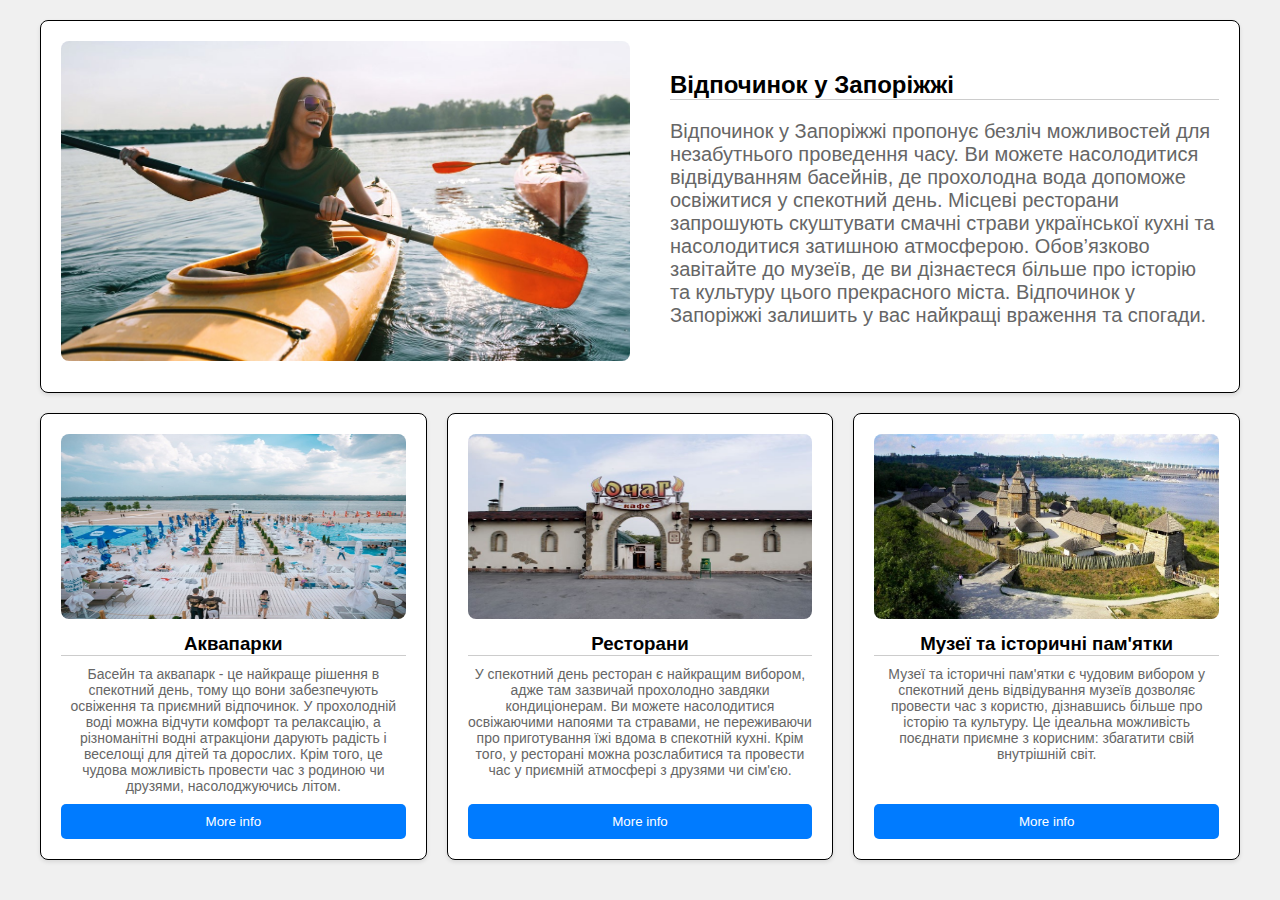
<file: index.html>
<!DOCTYPE html>
<html lang="en">
<head>
    <meta charset="UTF-8">
    <meta name="viewport" content="width=device-width, initial-scale=1.0">
    <title>Document</title>
    <link rel="stylesheet" href="css/style.css">
</head>
<body>
    <div class="container">
        <div class="qweaasd">
            <img class="Ssaav" src="img/or.jpg" alt="">
            <div class="aq1">
                <h2>Відпочинок у Запоріжжі</h2>
                <p class="bip">Відпочинок у Запоріжжі пропонує безліч можливостей для незабутнього проведення часу. Ви можете насолодитися відвідуванням басейнів, де прохолодна вода допоможе освіжитися у спекотний день. Місцеві ресторани запрошують скуштувати смачні страви української кухні та насолодитися затишною атмосферою. Обов’язково завітайте до музеїв, де ви дізнаєтеся більше про історію та культуру цього прекрасного міста. Відпочинок у Запоріжжі залишить у вас найкращі враження та спогади.</p>
                <button class="b"><a class href="sva.html">aaaaaaaaaaaaa</a></button>
            </div>
        </div>
        <div class="assas">
            <img class="kartinki" src="img/ro.jpg" alt="">
            <h3>Аквапарки</h3>
            <p class="bibip">Басейн та аквапарк - це найкраще рішення в спекотний день, тому що вони забезпечують освіження та приємний відпочинок. У прохолодній воді можна відчути комфорт та релаксацію, а різноманітні водні атракціони дарують радість і веселощі для дітей та дорослих. Крім того, це чудова можливість провести час з родиною чи друзями, насолоджуючись літом.</p>
            <button class="bu"> <a class="asdfg" href="1.html">More info</a></button>
        </div>
        <div class="assas">
            <img class="kartinki" src="img/ochag.jpg" alt="">
            <h3>Ресторани</h3>
            <p class="bibip">У спекотний день ресторан є найкращим вибором, адже там зазвичай прохолодно завдяки кондиціонерам. Ви можете насолодитися освіжаючими напоями та стравами, не переживаючи про приготування їжі вдома в спекотній кухні. Крім того, у ресторані можна розслабитися та провести час у приємній атмосфері з друзями чи сім'єю.<br><br></p>
            <button class="bu"><a class="asdfg" href="2.html">More info</a></button>
        </div>
        <div class="assas">
            <img class="kartinki" src="img/hortitsa.jpg" alt="">
            <h3>Музеї та історичні пам'ятки</h3>
            <p class="bibip">Музеї та історичні пам'ятки є чудовим вибором у спекотний день відвідування музеїв дозволяє провести час з користю, дізнавшись більше про історію та культуру. Це ідеальна можливість поєднати приємне з корисним: збагатити свій внутрішній світ.<br><br><br></p>
            <button class="bu"><a class="asdfg" href="3.html">More info</a></button>
        </div>
        <footer><a href=""></a></footer>
    </div>
</body>
</html>
</file>
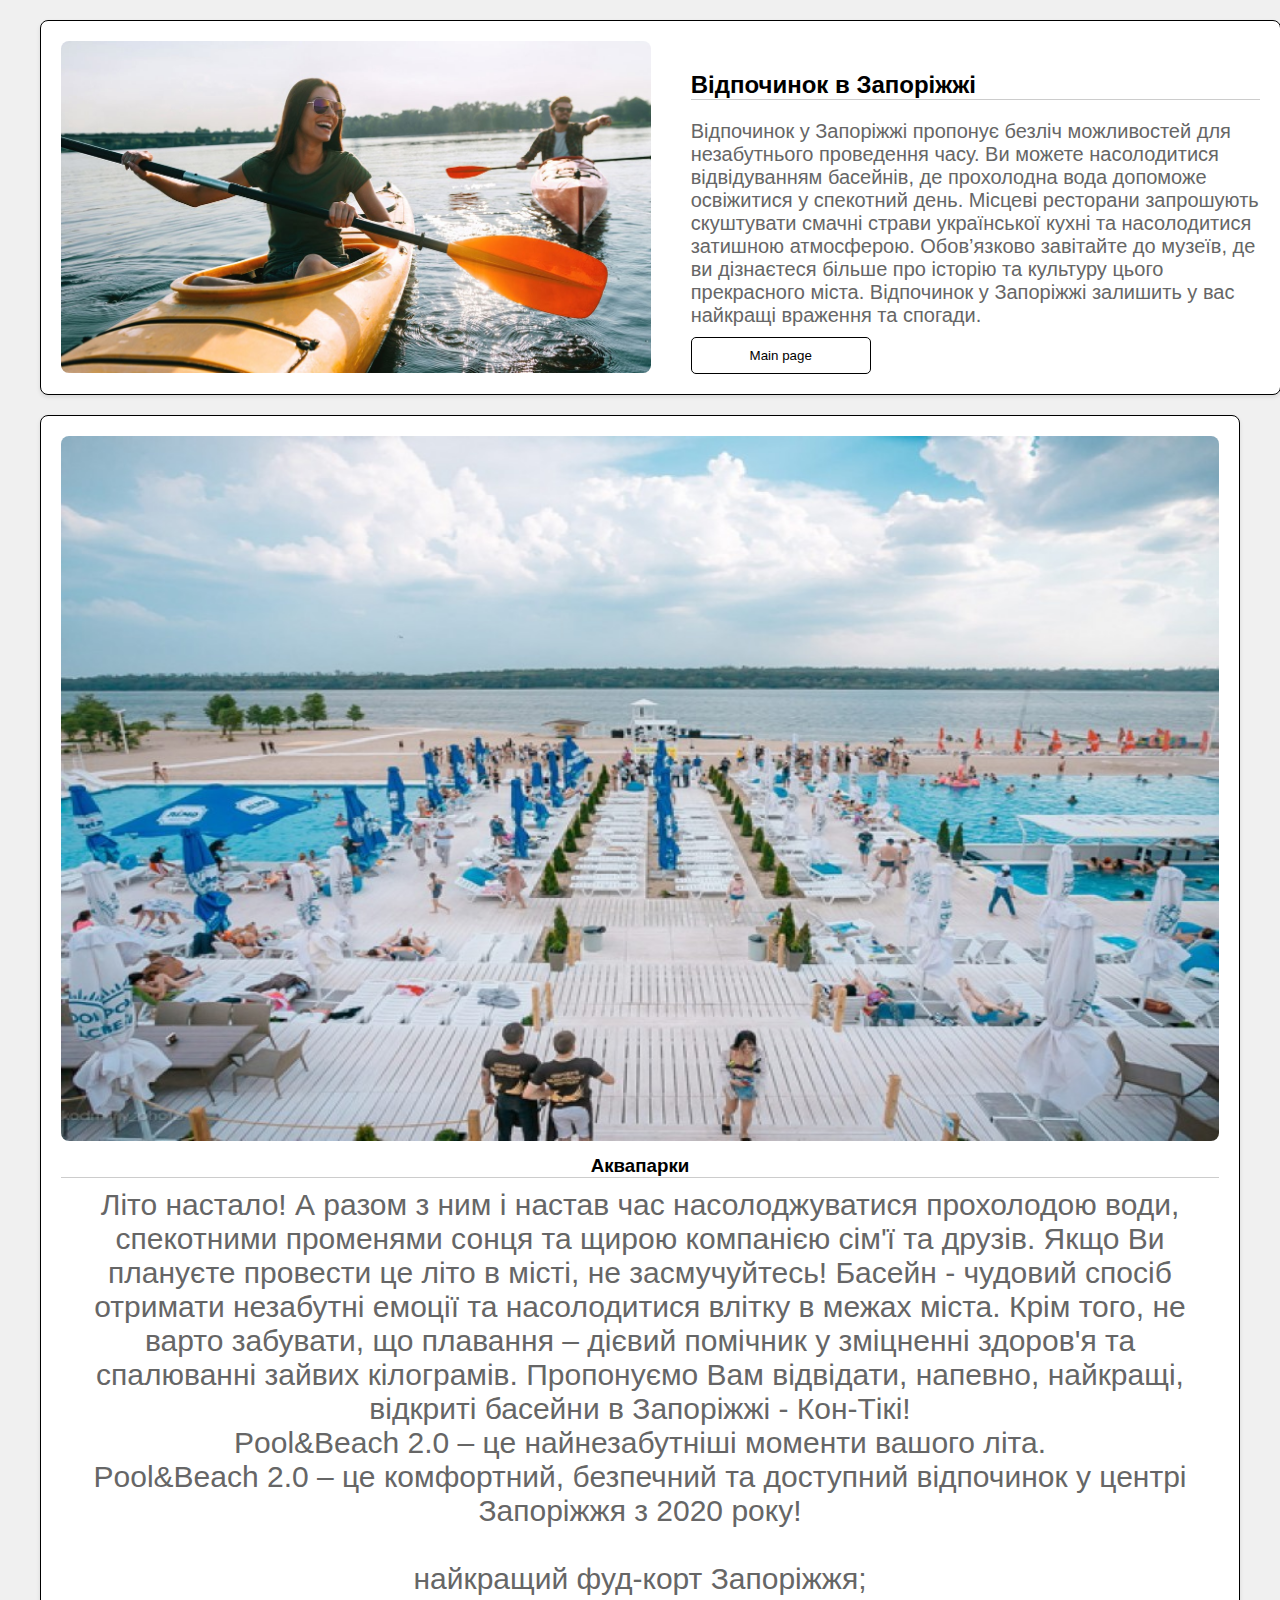
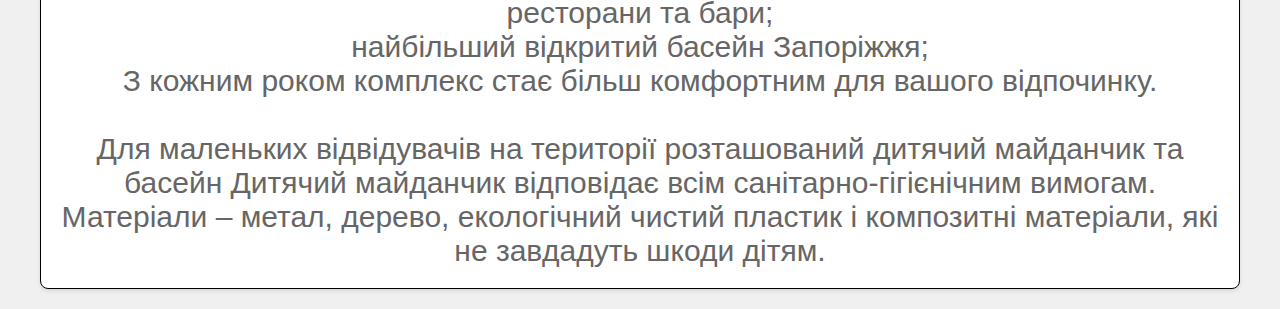
<file: 1.html>
<!DOCTYPE html>
<html lang="en">
<head>
    <meta charset="UTF-8">
    <meta name="viewport" content="width=device-width, initial-scale=1.0">
    <title>Document</title>
    <link rel="stylesheet" href="css/sty.css">
</head>
<body>
    <div class="container">
        <div class="qweaasd">
            <img class="Ssaav" src="img/or.jpg" alt="">
            <div class="aq1">
                <h2>Відпочинок в Запоріжжі</h2>
                <p class="bip">Відпочинок у Запоріжжі пропонує безліч можливостей для незабутнього проведення часу. Ви можете насолодитися відвідуванням басейнів, де прохолодна вода допоможе освіжитися у спекотний день. Місцеві ресторани запрошують скуштувати смачні страви української кухні та насолодитися затишною атмосферою. Обов’язково завітайте до музеїв, де ви дізнаєтеся більше про історію та культуру цього прекрасного міста. Відпочинок у Запоріжжі залишить у вас найкращі враження та спогади.</p>
                <button class="b"><a class="ba" href="index.html">Main page</a></button>
            </div>
        </div>
        <div class="assas">
            <img class="kartinki" src="img/ro.jpg" alt="">
            <h3>Аквапарки</h3>
            <p class="bibip">Літо настало! А разом з ним і настав час насолоджуватися прохолодою води, спекотними променями сонця та щирою компанією сім'ї та друзів. Якщо Ви плануєте провести це літо в місті, не засмучуйтесь! Басейн - чудовий спосіб отримати незабутні емоції та насолодитися влітку в межах міста. Крім того, не варто забувати, що плавання – дієвий помічник у зміцненні здоров'я та спалюванні зайвих кілограмів. Пропонуємо Вам відвідати, напевно, найкращі, відкриті басейни в Запоріжжі - Кон-Тікі! <br> Pool&Beach 2.0 – це найнезабутніші моменти вашого літа.<br>
Pool&Beach 2.0 – це комфортний, безпечний та доступний відпочинок у центрі Запоріжжя з 2020 року!
<br>
<br>
найкращий фуд-корт Запоріжжя;<br>
ресторани та бари;<br>
найбільший відкритий басейн Запоріжжя;<br>
З кожним роком комплекс стає більш комфортним для вашого відпочинку.<br>
<br>
Для маленьких відвідувачів на території розташований дитячий майданчик та басейн
Дитячий майданчик відповідає всім санітарно-гігієнічним вимогам. Матеріали – метал, дерево, екологічний чистий пластик і композитні матеріали, які не завдадуть шкоди дітям.
</p>
    </div>
</body>
</html>
</file>
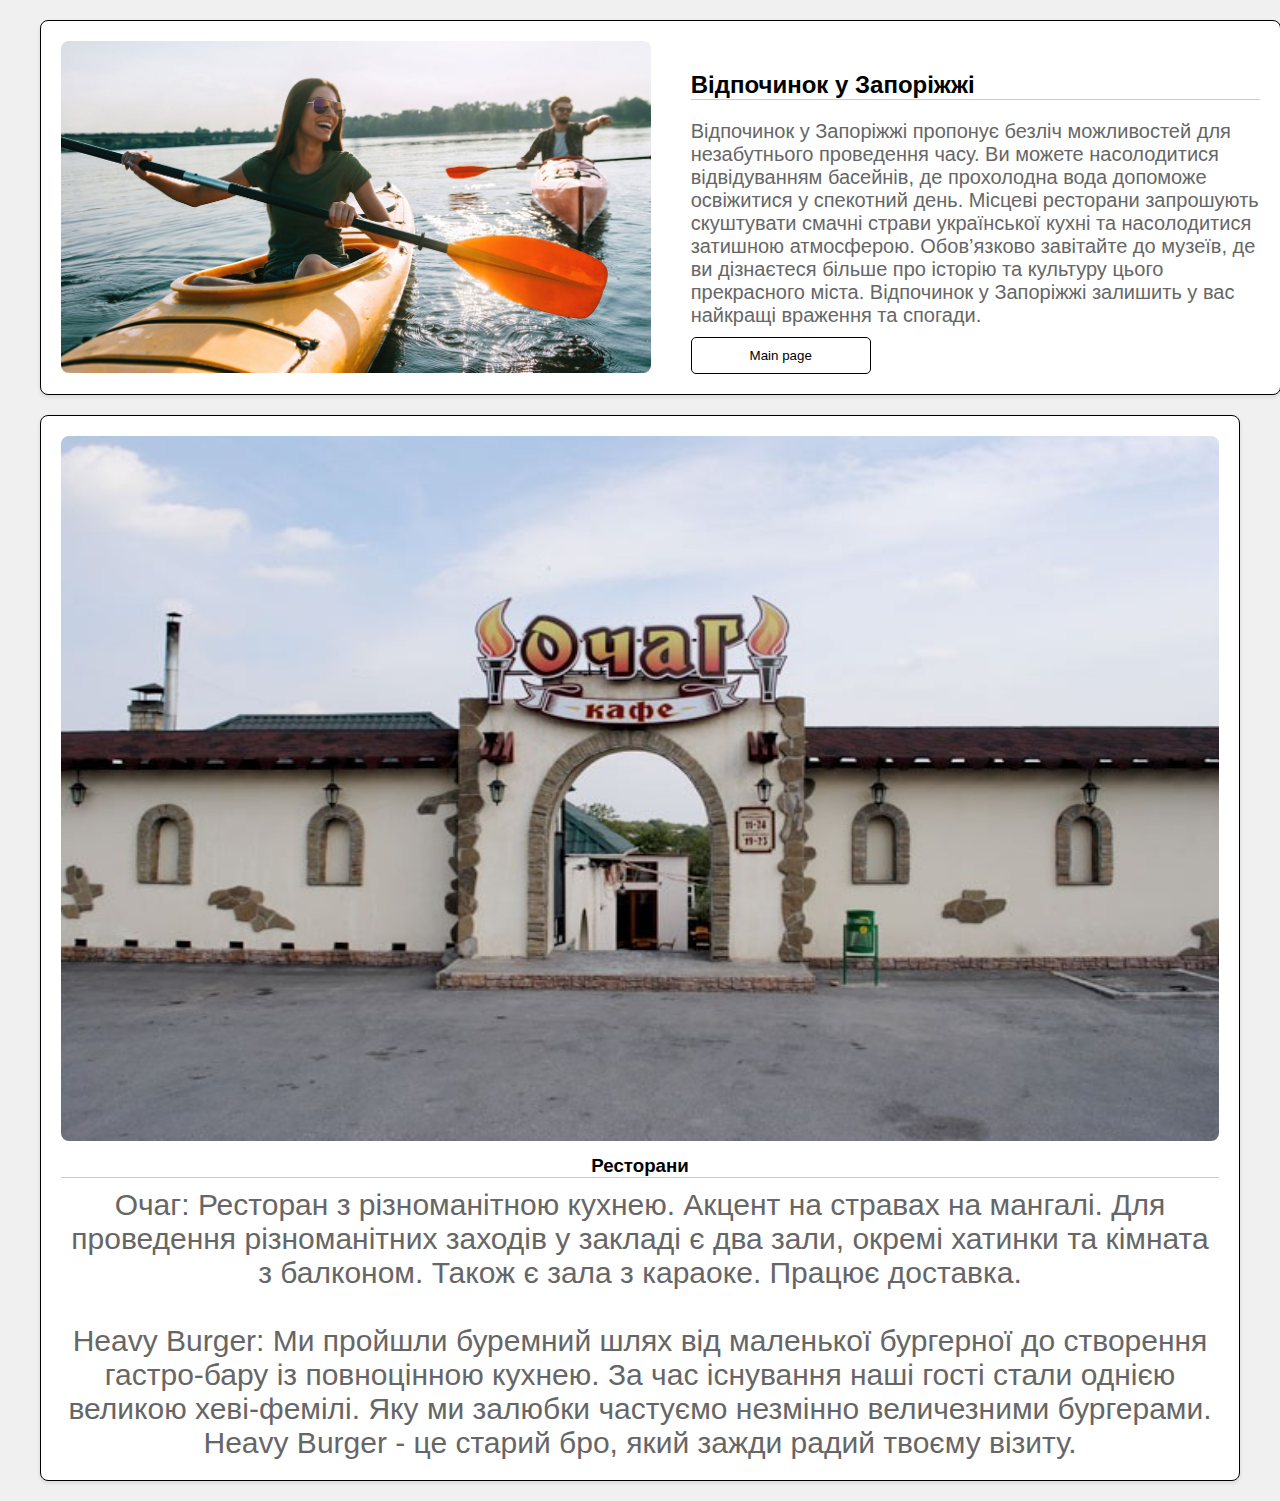
<file: 2.html>
<!DOCTYPE html>
<html lang="en">
<head>
    <meta charset="UTF-8">
    <meta name="viewport" content="width=device-width, initial-scale=1.0">
    <title>Document</title>
    <link rel="stylesheet" href="css/sty.css">
</head>
<body>
    <div class="container">
        <div class="qweaasd">
            <img class="Ssaav" src="img/or.jpg" alt="">
            <div class="aq1">
                <h2>Відпочинок у Запоріжжі</h2>
                <p class="bip">Відпочинок у Запоріжжі пропонує безліч можливостей для незабутнього проведення часу. Ви можете насолодитися відвідуванням басейнів, де прохолодна вода допоможе освіжитися у спекотний день. Місцеві ресторани запрошують скуштувати смачні страви української кухні та насолодитися затишною атмосферою. Обов’язково завітайте до музеїв, де ви дізнаєтеся більше про історію та культуру цього прекрасного міста. Відпочинок у Запоріжжі залишить у вас найкращі враження та спогади.</p>
                <button class="b"><a class="ba" href="index.html">Main page</a></button>
            </div>
        </div>
                <div class="assas">
            <img class="kartinki" src="img/ochag.jpg" alt="">
            <h3>Ресторани</h3>
            <p class="bibip">Очаг: Ресторан з різноманітною кухнею. Акцент на стравах на мангалі. Для проведення різноманітних заходів у закладі є два зали, окремі хатинки та кімната з балконом. Також є зала з караоке. Працює доставка.<br> <br> Heavy Burger: Ми пройшли буремний шлях від маленької бургерної до створення гастро-бару із повноцінною кухнею. За час існування наші гості стали однією великою хеві-фемілі. Яку ми залюбки частуємо незмінно величезними бургерами. Heavy Burger - це старий бро, який зажди радий твоєму візиту.</p>
        </div>
    </div>
</body>
</html>
</file>
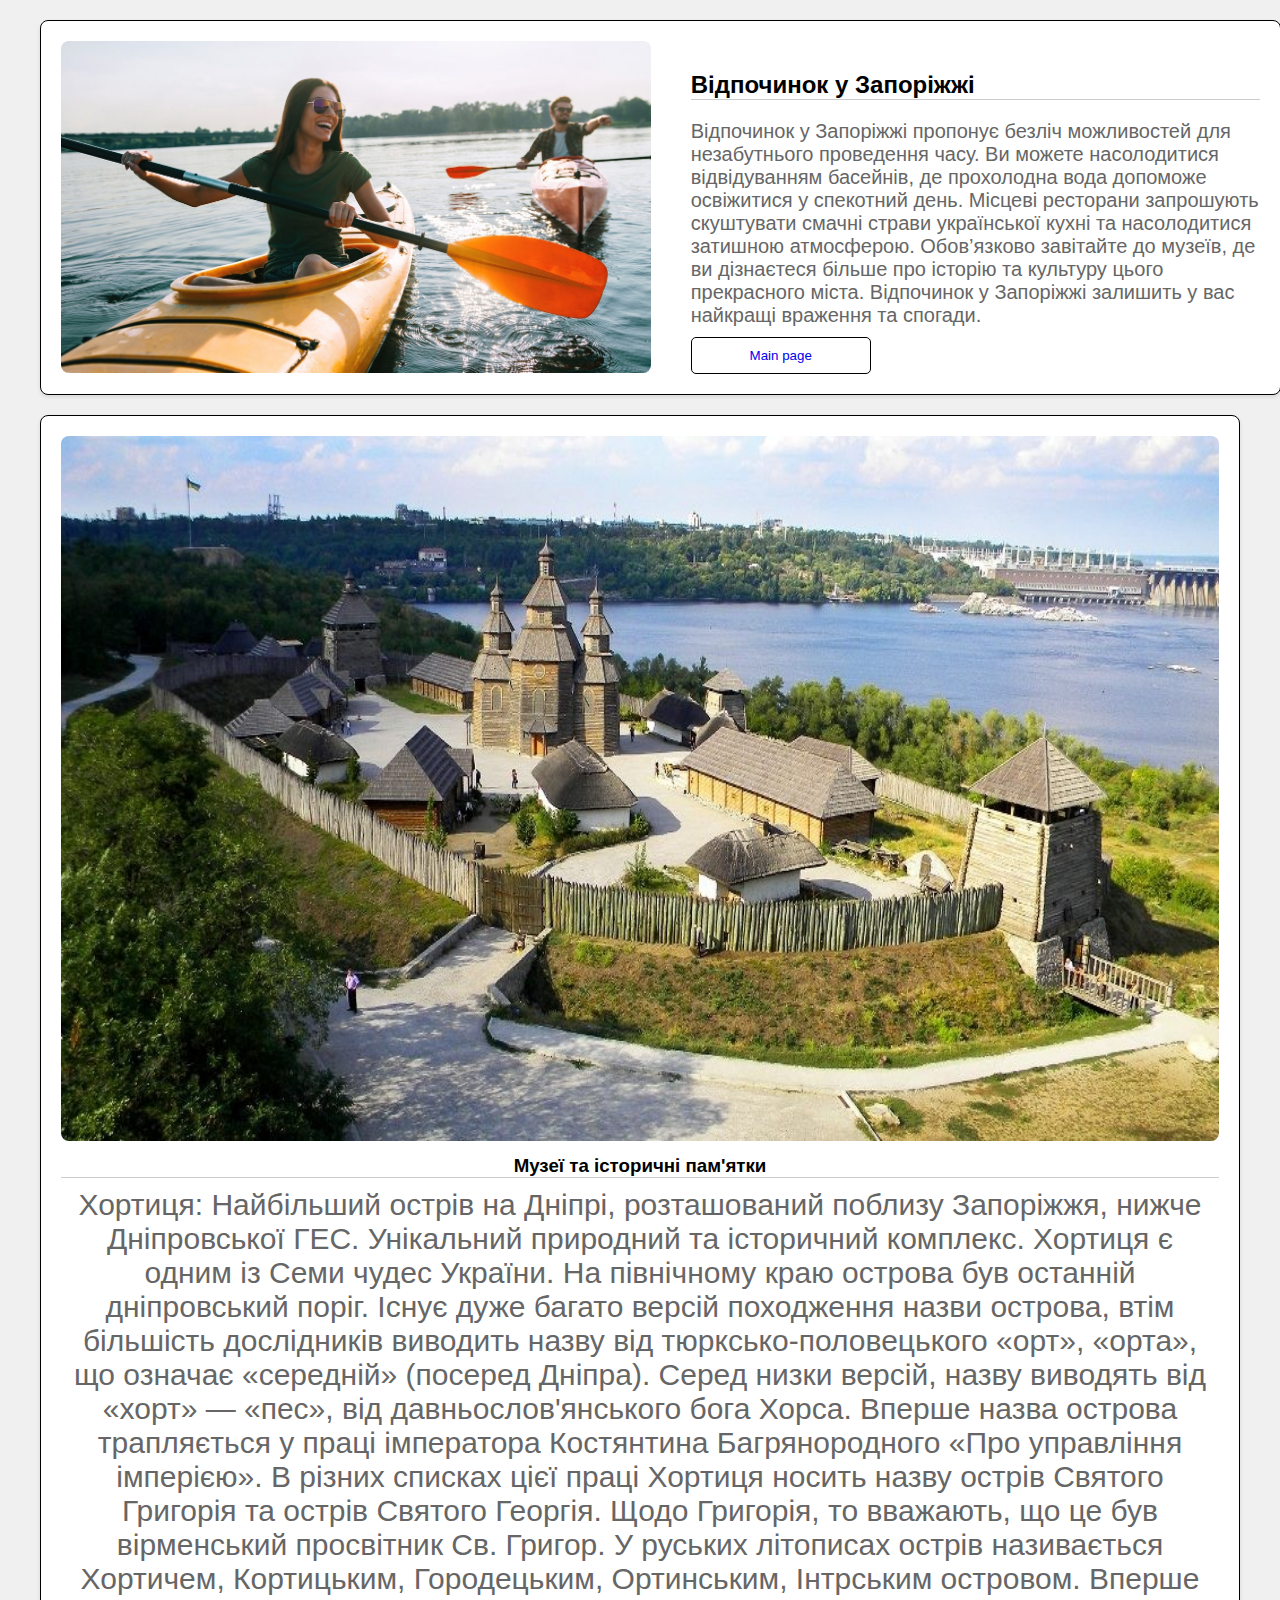
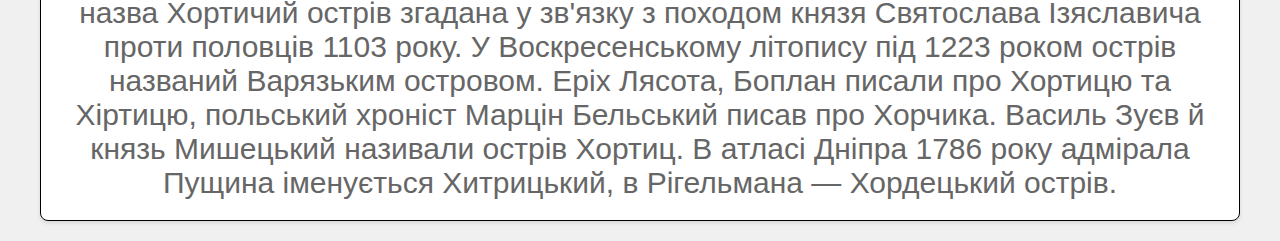
<file: 3.html>
<!DOCTYPE html>
<html lang="en">
<head>
    <meta charset="UTF-8">
    <meta name="viewport" content="width=device-width, initial-scale=1.0">
    <title>Document</title>
    <link rel="stylesheet" href="css/sty.css">
</head>
<body>
    <div class="container">
        <div class="qweaasd">
            <img class="Ssaav" src="img/or.jpg" alt="">
            <div class="aq1">
                <h2>Відпочинок у Запоріжжі</h2>
                <p class="bip">Відпочинок у Запоріжжі пропонує безліч можливостей для незабутнього проведення часу. Ви можете насолодитися відвідуванням басейнів, де прохолодна вода допоможе освіжитися у спекотний день. Місцеві ресторани запрошують скуштувати смачні страви української кухні та насолодитися затишною атмосферою. Обов’язково завітайте до музеїв, де ви дізнаєтеся більше про історію та культуру цього прекрасного міста. Відпочинок у Запоріжжі залишить у вас найкращі враження та спогади.</p>
                <button class="b"><a class="baa" href="index.html">Main page</a></button>
            </div>
        </div>
        <div class="assas">
            <img class="kartinki" src="img/hortitsa.jpg" alt="">
            <h3>Музеї та історичні пам'ятки</h3>
            <p class="bibip">Хортиця: Найбільший острів на Дніпрі, розташований поблизу Запоріжжя, нижче Дніпровської ГЕС. Унікальний природний та історичний комплекс. Хортиця є одним із Семи чудес України. На північному краю острова був останній дніпровський поріг.
Існує дуже багато версій походження назви острова, втім більшість дослідників виводить назву від тюрксько-половецького «орт», «орта», що означає «середній» (посеред Дніпра). Серед низки версій, назву виводять від «хорт» — «пес», від давньослов'янського бога Хорса.

Вперше назва острова трапляється у праці імператора Костянтина Багрянородного «Про управління імперією». В різних списках цієї праці Хортиця носить назву острів Святого Григорія та острів Святого Георгія. Щодо Григорія, то вважають, що це був вірменський просвітник Св. Григор.

У руських літописах острів називається Хортичем, Кортицьким, Городецьким, Ортинським, Інтрським островом. Вперше назва Хортичий острів згадана у зв'язку з походом князя Святослава Ізяславича проти половців 1103 року.

У Воскресенському літопису під 1223 роком острів названий Варязьким островом. Еріх Лясота, Боплан писали про Хортицю та Хіртицю, польський хроніст Марцін Бельський писав про Хорчика. Василь Зуєв й князь Мишецький називали острів Хортиц. В атласі Дніпра 1786 року адмірала Пущина іменується Хитрицький, в Рігельмана — Хордецький острів.</p>
        </div>
    </div>
</body>
</html>
</file>
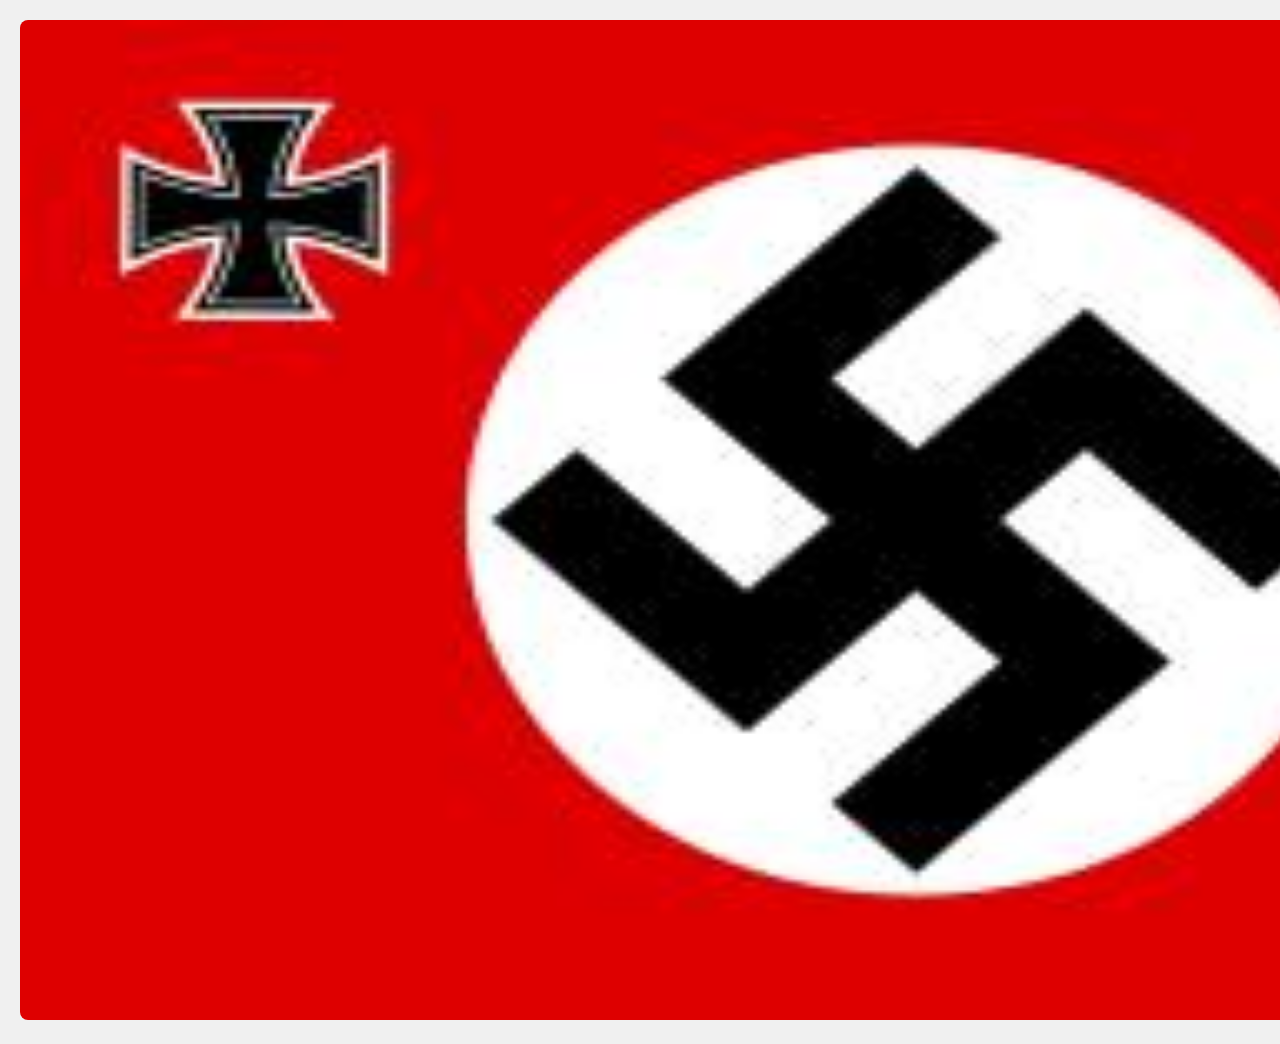
<file: sva.html>
<!DOCTYPE html>
<html lang="en">
<head>
	<meta charset="UTF-8">
	<meta name="viewport" content="width=device-width, initial-scale=1.0">
	<title>Document</title>
	<link rel="stylesheet" href="css/style.css">
</head>
<body>
	<img class="sva" src="img/sva.png" alt="">
</body>
</html>
</file>
<file: css/style.css>
*{
    margin: 0;
    padding: 0;
    box-sizing: border-box;
}
body{
    font-family: Arial, sans-serif;
    margin: 0;
    padding: 20px;
    background-color: #f0f0f0;
}
.container{
    display: grid;
    grid-template-columns: repeat(3, 1fr);
    gap: 20px;
    max-width: 1200px;
    margin: 0 auto;
}
.qweaasd{
    grid-column: 1 / -1;
    background-color: white;
    padding: 20px;
    border-radius: 8px;
    box-shadow: 0 2px 4px rgba(0,0,0,0.1);
    border: 1px solid black;
    display: grid;
    grid-template-columns: 1fr 1fr;
    gap: 20px;
    align-items: start;
}
.aq1{
    display: flex;
    flex-direction: column;
    justify-content: center;
    padding-left: 20px;
}
.assas{
    background-color: white;
    padding: 20px;
    border-radius: 8px;
    box-shadow: 0 2px 4px rgba(0,0,0,0.1);
    border: 1px solid black;
}
img{
    border-radius: 8px;
}

h2{
    margin-top: 30px;
    margin-bottom: 20px;
    border-bottom: 1px solid #ccc;
}
h3{
    margin-top: 10px;
    margin-bottom: 10px;
    border-bottom: 1px solid #ccc;
    text-align: center;
}
p{
    font-size: 14px;
    color: #666;
}
button{
    background-color: #007bff;
    color: white;
    border: none;
    padding: 10px 15px;
    border-radius: 5px;
    margin-top: 10px;
}
.bu{
    width: 100%;
}
.b{
    background: white;
    color: white;
    width: 180px;
    text-decoration: none;
}
button:hover{
    background-color: #0056b3;
}
.baa{
    background-color: white;
    border: none;
    padding: 10px 15px;
    border-radius: 5px;
    margin-top: 10px;
    text-decoration: none;
}
.b:hover{
    background: white;
}
a{
    color: white;
}
.Ssaav{
    width: 100%;
    height: 250px;
    height: auto;
    object-fit: cover;
    border-radius: 8px;
}
.kartinki{
    width: 100%;
    height: 185px;
}
.bip{
    font-size: 20px;
}
.bibip{
    text-align: center;
}
.asdfg{
    color: white;
}
a{
    text-decoration: none;
}
.ba{
    color: black;
}
.sva{
    width: 1500px;
    height: 1000px;
}
</file>
<file: css/sty.css>
*{
    margin: 0;
    padding: 0;
    box-sizing: border-box;
}
body{
    font-family: Arial, sans-serif;
    margin: 0;
    padding: 20px;
    background-color: #f0f0f0;
}
.container{
    display: grid;
    grid-template-columns: repeat(3, 1fr);
    gap: 20px;
    max-width: 1200px;
    margin: 0 auto;
}
.qweaasd{
    grid-column: 1 / -1;
    background-color: white;
    padding: 20px;
    border-radius: 8px;
    box-shadow: 0 2px 4px rgba(0,0,0,0.1);
    border: 1px solid black;
    display: grid;
    grid-template-columns: 1fr 1fr;
    gap: 20px;
    align-items: start;
}
.aq1{
    display: flex;
    flex-direction: column;
    justify-content: center;
    padding-left: 20px;
}
.assas{
    background-color: white;
    padding: 20px;
    border-radius: 8px;
    box-shadow: 0 2px 4px rgba(0,0,0,0.1);
    border: 1px solid black;
    width: 1200px;
}
img{
    border-radius: 8px;
}

h2{
    margin-top: 30px;
    margin-bottom: 20px;
    border-bottom: 1px solid #ccc;
}
h3{
    margin-top: 10px;
    margin-bottom: 10px;
    border-bottom: 1px solid #ccc;
    text-align: center;
}
p{
    font-size: 14px;
    color: #666;
}
button{
    background-color: #007bff;
    color: white;
    border: none;
    padding: 10px 15px;
    border-radius: 5px;
    margin-top: 10px;
}
.bu{
    width: 100%;
}
.b{
    background: white;
    border: 1px solid black;
    color: black;
    width: 180px;
}
button:hover{
    background-color: #0056b3;
}
.Ssaav{
    width: 100%;
    height: 250px;
    height: auto;
    object-fit: cover;
    border-radius: 8px;
}
.kartinki{
    width: 100%;
    height: 705px;
}
.bip{
    font-size: 20px;
}
.bibip{
    text-align: center;
    font-size: 30px;
}
.asdfg{
    color: white;
}
a{
    text-decoration: none;
}
.ba{
    color: black;
}
</file>
